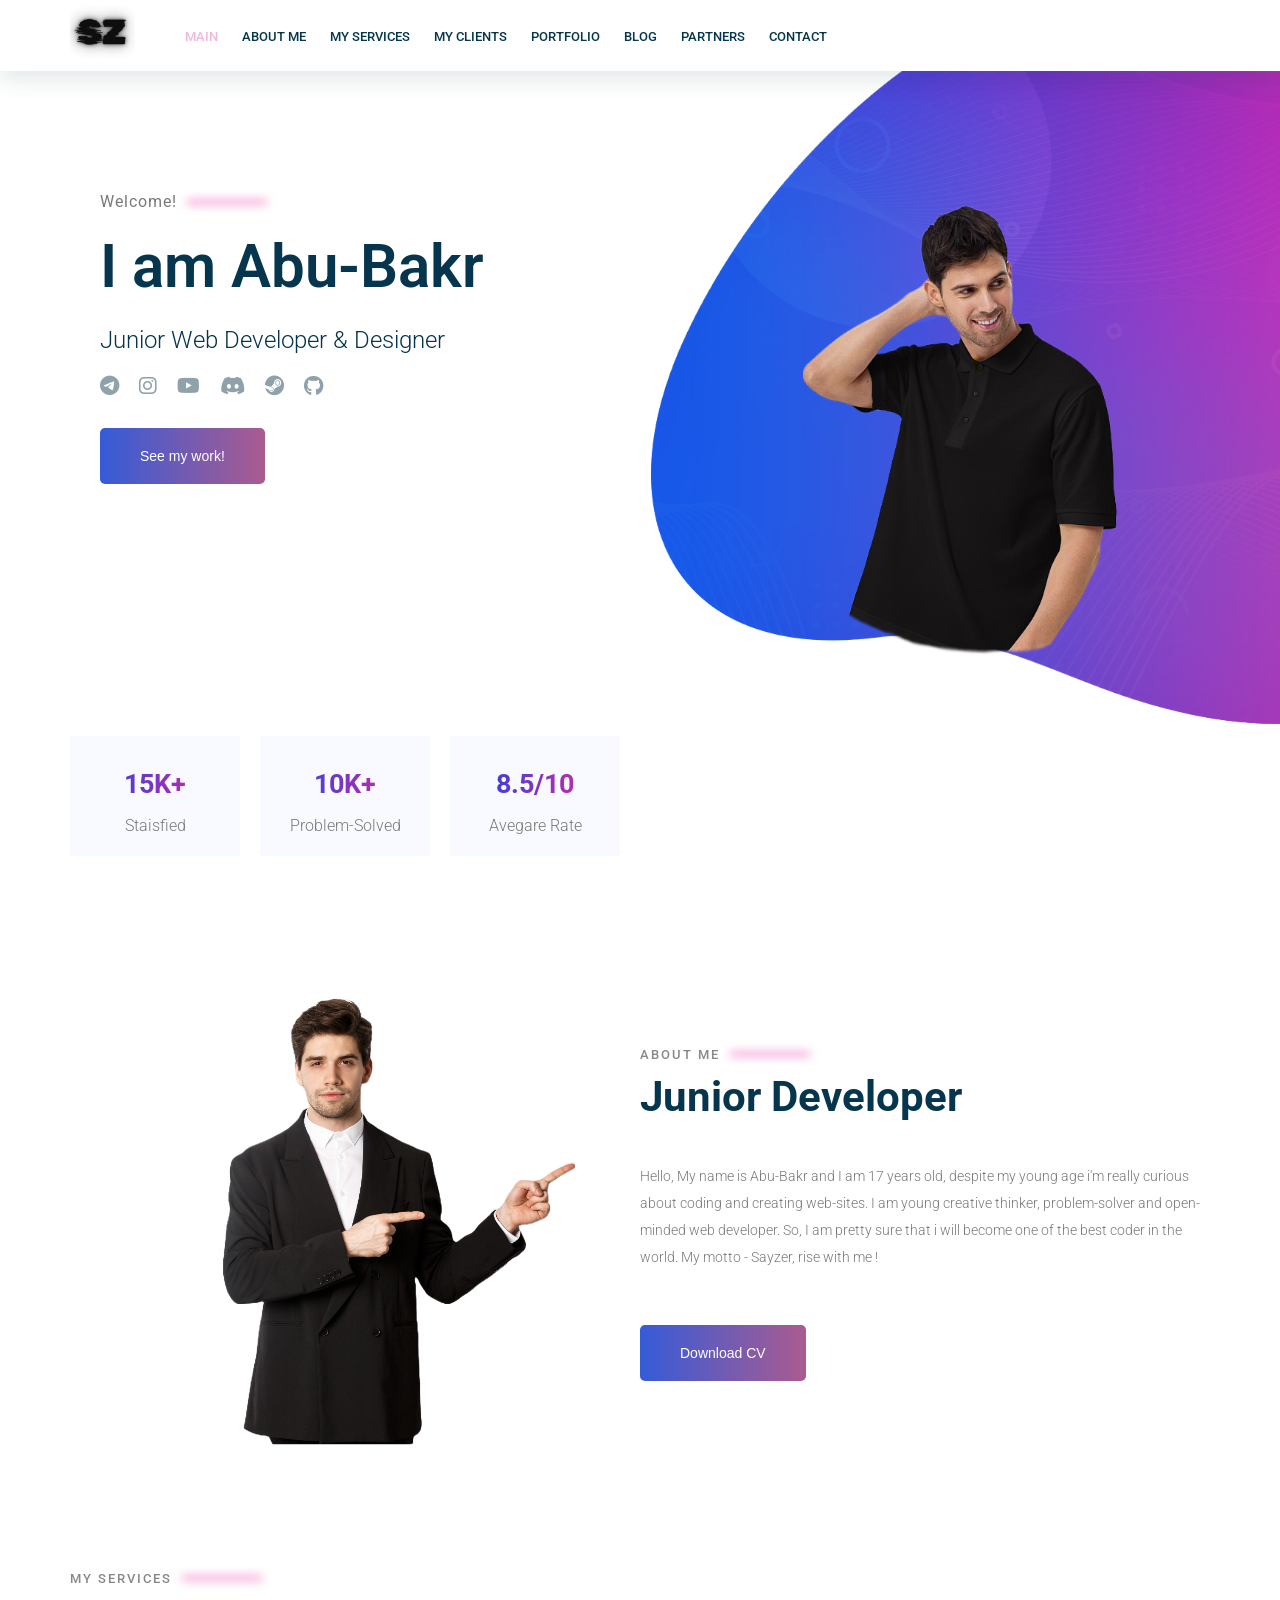
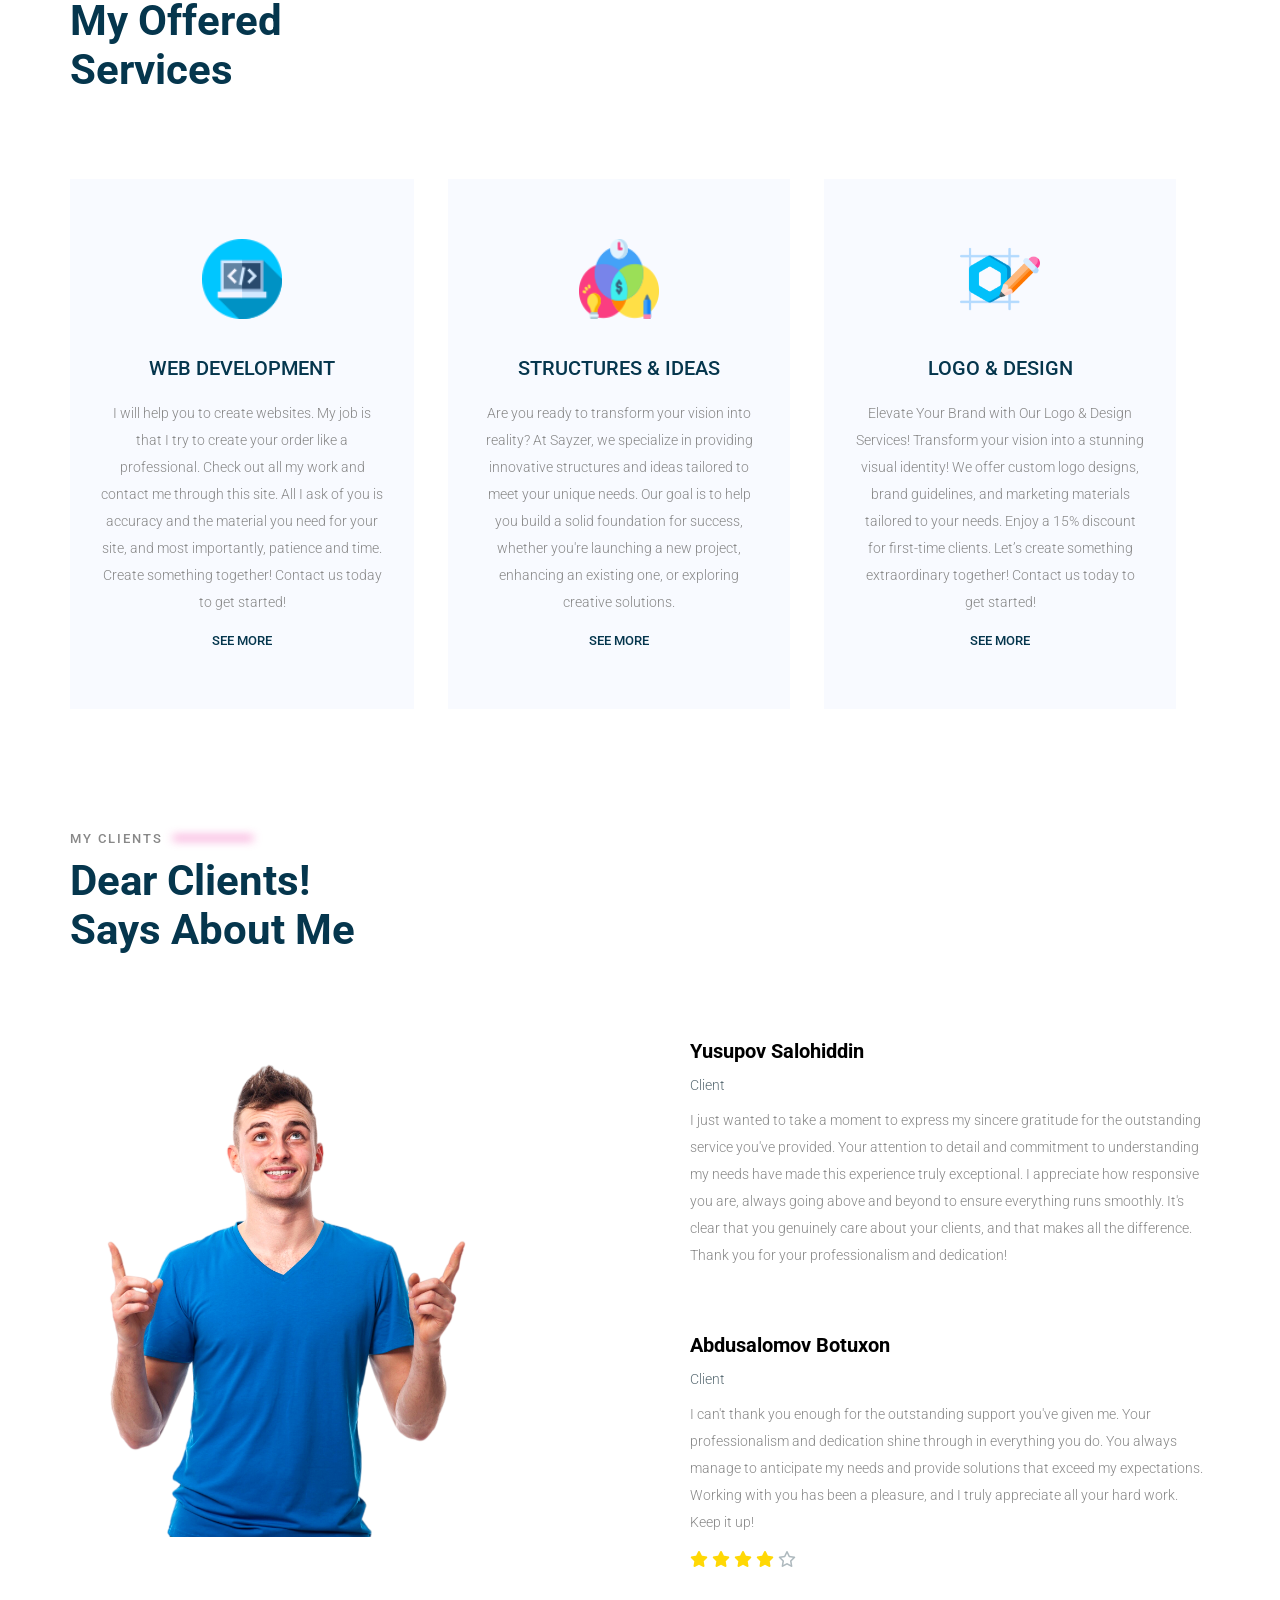
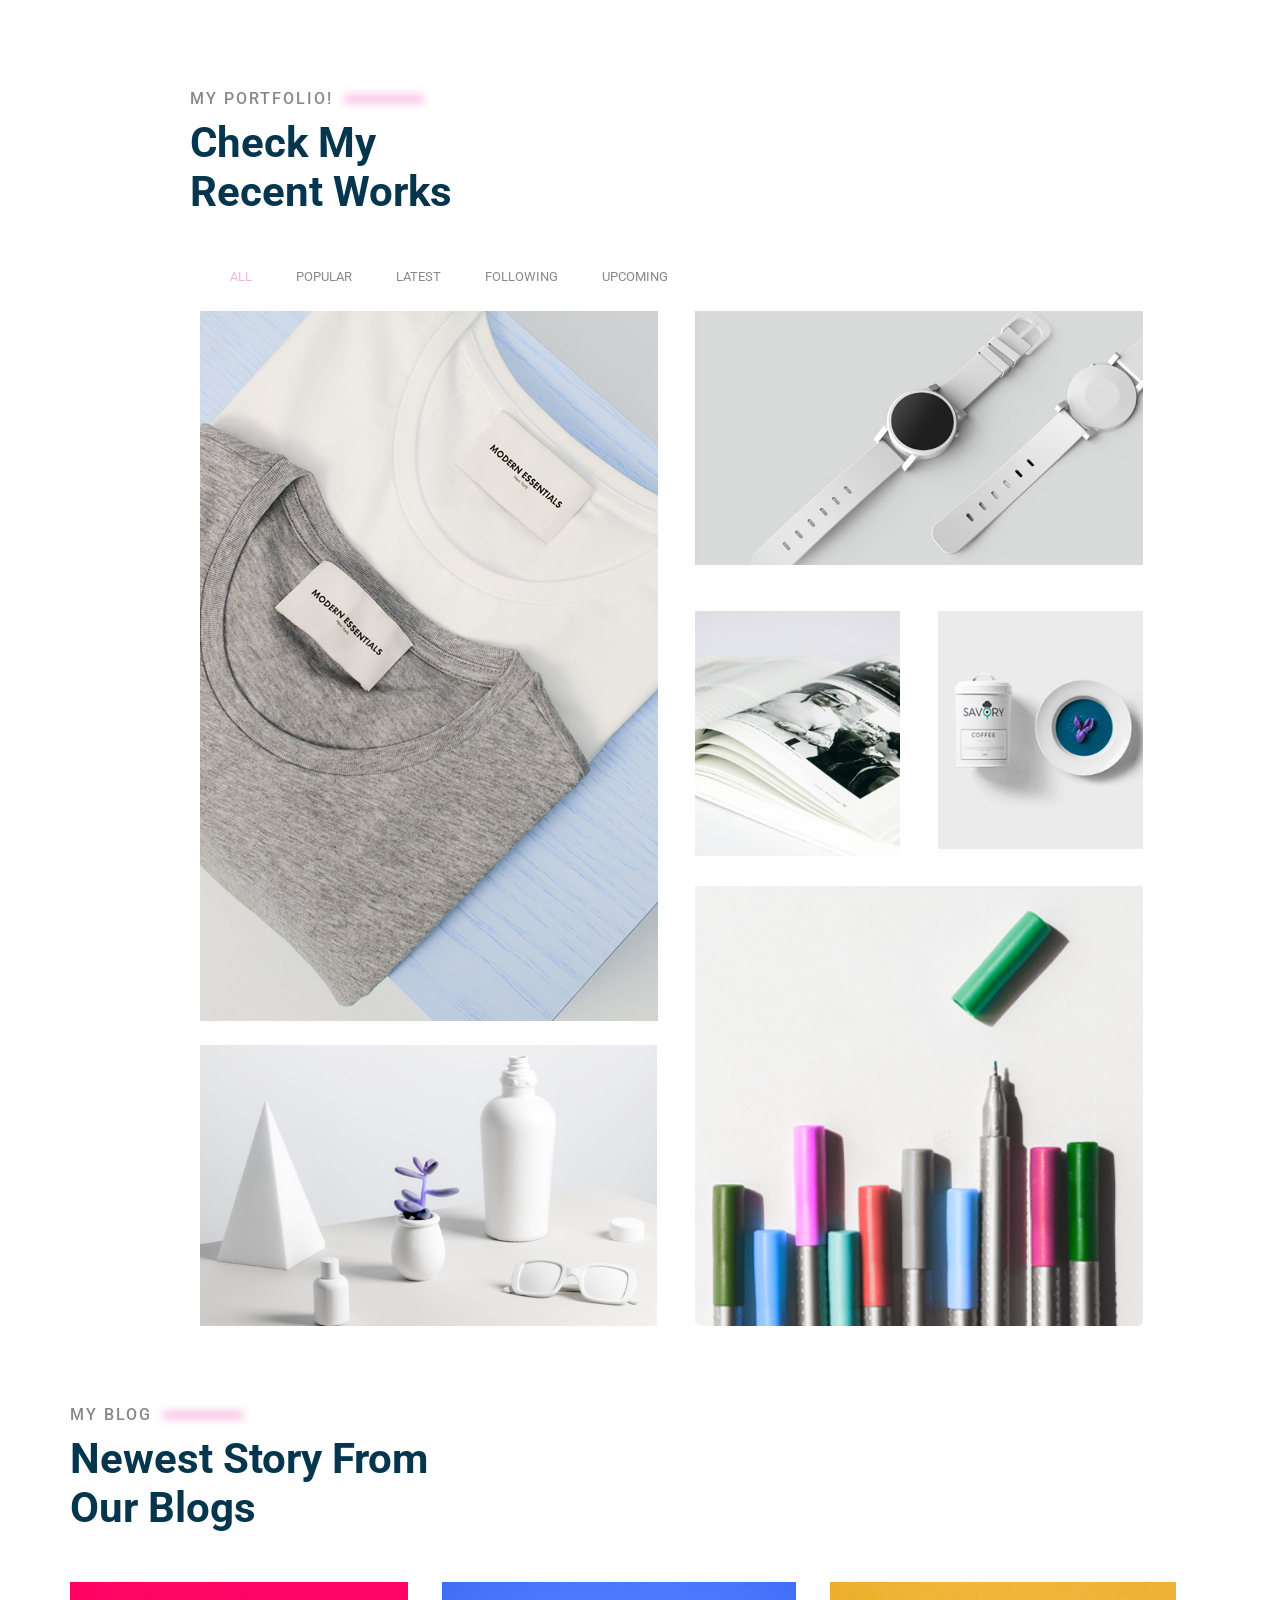
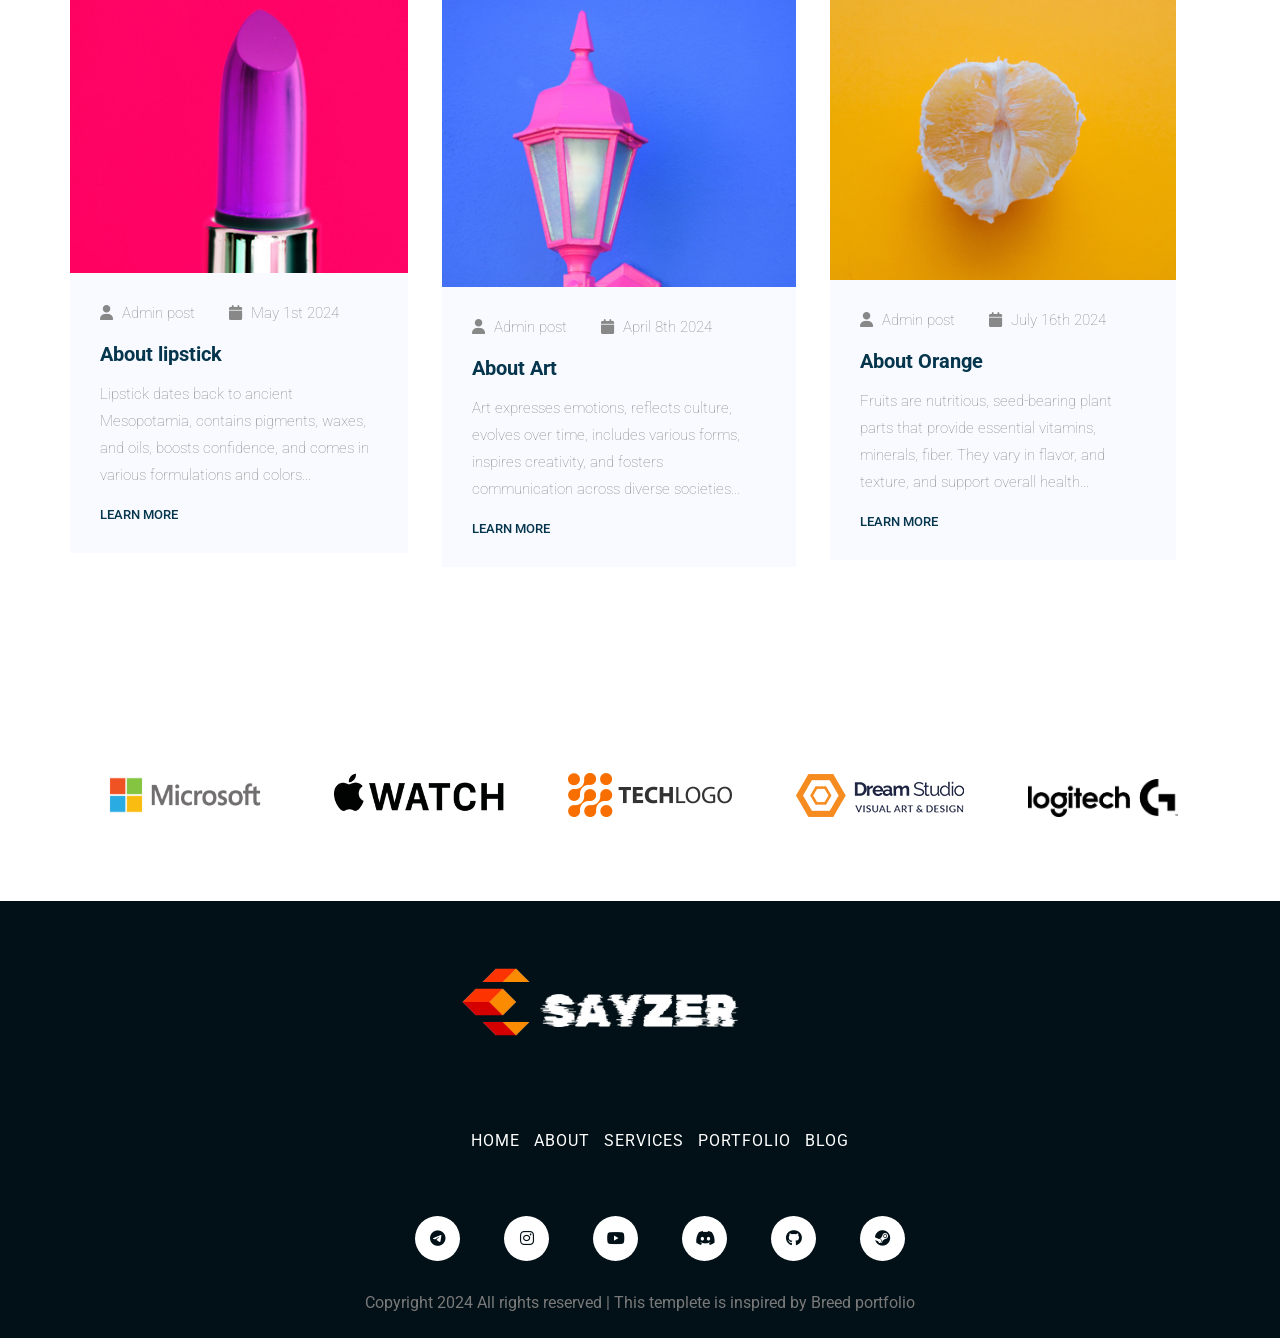
<file: index.html>
<!DOCTYPE html>
<html lang="en">
<head>
    <meta charset="UTF-8">
    <meta name="viewport" content="width=device-width, initial-scale=1.0">
    <title>Sayzer web creator</title>
    <link rel="preconnect" href="https://fonts.googleapis.com">
    <link rel="preconnect" href="https://fonts.gstatic.com" crossorigin>
    <link href="https://fonts.googleapis.com/css2?family=Roboto:ital,wght@0,100;0,300;0,400;0,500;0,700;0,900;1,100;1,300;1,400;1,500;1,700;1,900&display=swap" rel="stylesheet">
    <link rel="stylesheet" href="https://cdnjs.cloudflare.com/ajax/libs/font-awesome/6.6.0/css/all.min.css" integrity="sha512-Kc323vGBEqzTmouAECnVceyQqyqdsSiqLQISBL29aUW4U/M7pSPA/gEUZQqv1cwx4OnYxTxve5UMg5GT6L4JJg==" crossorigin="anonymous" referrerpolicy="no-referrer" />
    <link rel="stylesheet" href="./css/main.css">
    <link rel="stylesheet" href="./css/share.css">
    </head>

    <body>
        <!--Header part-->
        <header class="main_header">
        <div class="container">
            <div class="main_brand">
                <a href="index.html">
                    <img src="images/logo.png" alt="no found">
                </a>
            </div>
            <nav class="main_nav">
                <ul class="main_nav__items">
                    <li class="main_nav__item active">
                        <a href="index.html">Main</a>
                    </li>
                   <li class="main_nav__item">
                    <a href="#">About Me</a>
                   </li>
                   <li class="main_nav__item">
                    <a href="#my_services">My Services</a>
                   </li>
                   <li class="main_nav__item">
                    <a href="#my_clients">My clients</a>
                   </li>
                   <li class="main_nav__item">
                    <a href="#my_portfolio">Portfolio</a>
                   </li>
                   <li class="main_nav__item">
                    <a href="#my_blog">Blog</a>
                   </li>
                   <li class="main_nav__item">
                    <a href="#my_partners">Partners</a>
                   </li>
                   <li class="main_nav__item">
                        <a href="contact.html">Contact</a>
                   </li>
                </ul>
            </nav>
        </div>
        </header>
        <!--/Header part--> 

        <!--Main section-->
        <div class="banner">
            <div class="container">
                <section id="main-section" class="main-section">
                    <div class="main-section__info">
                        <h4 class="main-section__welcome to_uppercase"> Welcome!
                            <span class="blur_line"></span>
                        </h4>
    
                        <h1 class="main-section__intro to_uppercase">I am Abu-Bakr</h1>
                        <h3 class="main-section__position to_uppercase">Junior Web Developer & Designer</h3>
                        <div class="main-section__social-networks">
                            <a href="https://t.me/ES_Sayzer"><i class="fa-brands fa-telegram"></i></a> 
                            <a href="https://www.instagram.com/kamo1ov_kr/"><i class="fa-brands fa-instagram"></i></i></a> 
                            <a href="https://www.youtube.com/@sayzerpubgm3481"><i class="fa-brands fa-youtube"></i></a>
                            <a href="https://www.discord.com/sayzer7525/@me"><i class="fa-brands fa-discord"></i></a>
                            <a href="https://steamcommunity.com/profiles/76561199276044570/"><i class="fa-brands fa-steam"></i></i></a> 
                            <a href="https://github.com/SayzerPubgm"><i class="fa-brands fa-github"></i></i></i></a>
                        </div>

                        <button type="button" class="button main-section__button to_uppercase">See my work!</button>
                        
                    </div>
                    <div class="main-section__image">
                        <img src="images/model1.png" alt="No found 404">
                    </div>
                </section>
                <div class="clearfix"></div>
            </div>
            </div>
        </div>
        <!--/Main section--> 

        <!--Statistics-->
        <div class="container">
            <section id="statistics" class="statistics">
                <div class="statistics_item">
                    <h3 class="statistics_number">15K+</h3>
                    <p class="statistics_title">Staisfied</p>
                </div>  
                 <div class="statistics_item">
                    <h3 class="statistics_number">10K+</h3>
                    <p class="statistics_title">Problem-Solved</p>
                </div>   
                <div class="statistics_item">
                    <h3 class="statistics_number">8.5/10</h3>
                    <p class="statistics_title">Avegare Rate</p>
                </div>
            </section>

        </div>
        <!--/Statistics-->


        <!--about me section-->
          <div class="container">

            <section id="about_me" class="about_me">
                <div class="about_me-image">
                    <img src="images/model2.png" alt="No found">
                </div>
                    <div class="about_me-info">
                     <h5 class="section-subtitle">About Me
                        <span class="blur_line"></span>
                     </h5>
                     <h3 class="section-title">Junior Developer</h3>
                     <p class="about_me-description">Hello, My name is Abu-Bakr and I am 17 years old, despite my young age i'm really curious about coding and creating web-sites. I am young creative thinker, problem-solver and open-minded web developer. So, I am pretty sure that i will become one of the best coder in the world. My motto - Sayzer, rise with me !</p>
                     <button type="button" class="button about_me-button">Download CV</button>
                    </div>

                  

            </section>

           <section class="contact-button" >
            <div class="about_me-info"></div>
            <h5 class="section-subtitle">Contact with me
               <span class="blur_line"></span>
            </h5>
            <h3 class="section-title">WEB-Developer</h3>
            <p class="about_me-description">Hello, If you have any order or offer let me know, in order to contact with me please click the button and provide your details in the following page, you are in the right destination My motto - Sayzer, rise with me !</p>
            <button type="button" class="button about-contact-button" ><a class="about-contact-button" href="contact.html">Contact with me</a></button>
        </section>
           </div>
                <div class="clearfix"></div>

          </div>
        <!--/about me section--> 
        
        <!--services section-->
          <div class="container">
            <section id="my_services" class="my_services">
                <h5 class="section-subtitle"> My services <span class="blur_line"></span></h5>
                <h2 class="section-title">My offered <br> services</h2>
                <div class="services_cards">
 
                 <div class="service_card">
                     <img class="service_card_icon" src="images/service-3.png" alt="No found">
                     <h5 class="service_card_title">Web Development</h5>
                     <p class="service_card_description">I will help you to create websites. My job is that I try to create your order like a professional. Check out all my work and contact me through this site. All I ask of you is accuracy and the material you need for your site, and most importantly, patience and time. Create something together! Contact us today to get started!</p>
                     <a href="#" class="service_card_link">See more</a>
                 </div>
                   <div class="service_card server1">
                     <img class="service_card_icon" src="images/service-2.png" alt="No found">
                     <h5 class="service_card_title">Structures & Ideas</h5>
                     <p class="service_card_description">Are you ready to transform your vision into reality? At Sayzer, we specialize in providing innovative structures and ideas tailored to meet your unique needs. Our goal is to help you build a solid foundation for success, whether you're launching a new project, enhancing an existing one, or exploring creative solutions.</p>
                     <a href="#" class="service_card_link">See more</a>
                 </div>
                   <div class="service_card server2">
                     <img class="service_card_icon" src="images/icon_logo.png" alt="No found">
                     <h5 class="service_card_title">Logo & Design</h5>
                     <p class="service_card_description">Elevate Your Brand with Our Logo & Design Services! Transform your vision into a stunning visual identity! We offer custom logo designs, brand guidelines, and marketing materials tailored to your needs. Enjoy a 15% discount for first-time clients. Let’s create something extraordinary together! Contact us today to get started!</p>
                     <a href="#" class="service_card_link">See more</a>
                 </div>
                 
                </div>
             </section>
          </div>
        <!--/services section--> 

         <!--my clients section-->
           <div class="container">
            <section id="my_clients" class="my_clients">
                <h5 class="section-subtitle">My clients <span class="blur_line"></span></h5>
                <h1 class="section-title">Dear clients! <br>Says about me</h1>
                <div class="client_image">
                    <img src="images/model3.png" alt="No found">
                </div>
                <div class="client_items">
                    <div class="clent_item">

                        <div class="client_info">
                            <h3 class="client_name">
                                Yusupov Salohiddin
                            </h3>
                            <p class="client_position">Client</p>
                            <p class="client_review">I just wanted to take a moment to express my sincere gratitude for the outstanding service you've provided. Your attention to detail and commitment to understanding my needs have made this experience truly exceptional. I appreciate how responsive you are, always going above and beyond to ensure everything runs smoothly. It's clear that you genuinely care about your clients, and that makes all the difference. Thank you for your professionalism and dedication!</p>
                        </div>
                          <div class="client_info">
                            <h3 class="client_name">
                                Abdusalomov Botuxon
                            </h3>
                            <p class="client_position">Client</p>
                            <p class="client_review">I can't thank you enough for the outstanding support you've given me. Your professionalism and dedication shine through in everything you do. You always manage to anticipate my needs and provide solutions that exceed my expectations. Working with you has been a pleasure, and I truly appreciate all your hard work. Keep it up!</p>
                            <div class="client_rate">
                                <i class="fa-solid fa-star"></i>
                                <i class="fa-solid fa-star"></i>
                                <i class="fa-solid fa-star"></i>
                                <i class="fa-solid fa-star"></i>
                                <i class="fa-regular fa-star disabled"></i>
                            </div>
                        </div>
                       
                    </div>
                </div>
            </section>
            <div class="clearfix"></div>
           </div>
        <!--/my clients section--> 
        
        <!--my portfolio section-->
           <div class="container">
            <section id="my_portfolio" class="my_portfolio">
                <div class="section-subtitle">
                    My portfolio!
                    <span class="blur_line"></span>
                </div>
                
                <div class="section-title">Check my <br> recent works</div>
                <ul class="portfolio_search">
                    <li class="active">
                        All
                    </li>
                    <li>
                        Popular
                    </li>
                    <li>
                        Latest
                    </li>
                    <li>
                        Following
                    </li>
                    <li>
                        Upcoming
                    </li>
                </ul>
                <div class="portfolio_items">
                    <div class="portfolio_item p1">
                        <img src="images/portfolio-1.jpg" alt="No found" class="portfolio_item-img">
                        <div class="portfolio_overlay"></div>
                        <div class="portfolio_info">
                            <h4><a href="#">Portfolio item 1</a>
                            <p>
                                About my portfolio
                            </p>
                            </h4>

                        </div>
                    </div> 
                    <div class="portfolio_item p2">
                        <img src="images/portfolio-2.jpg" alt="No found" class="portfolio_item-img">
                        <div class="portfolio_overlay"></div>
                        <div class="portfolio_info">
                            <h4><a href="#">Portfolio item 1</a>
                            <p>
                                About my portfolio
                            </p>
                            </h4>
                        </div>
                    </div>

                    <div class="portfolio_item p3">
                        <img src="images/portfolio-3.jpg" alt="No found" class="portfolio_item-img">
                        <div class="portfolio_overlay"></div>
                        <div class="portfolio_info">
                            <h4><a href="#">Portfolio item 1</a>
                            <p>
                                About my portfolio
                            </p>
                            </h4>
                        </div>
                    </div>

                    <div class="portfolio_item p4">
                        <img src="images/portfolio-4.jpg" alt="No found" class="portfolio_item-img">
                        <div class="portfolio_overlay"></div>
                        <div class="portfolio_info">
                            <h4><a href="#">Portfolio item 1</a>
                            <p>
                                About my portfolio
                            </p>
                            </h4>
                        </div>
                    </div>

                    <div class="portfolio_item p5">
                        <img src="images/portfolio-5.jpg" alt="No found" class="portfolio_item-img">
                        <div class="portfolio_overlay"></div>
                        <div class="portfolio_info">
                            <h4><a href="#">Portfolio item 1</a>
                            <p>
                                About my portfolio
                            </p>
                            </h4>
                        </div>
                    </div>

                    <div class="portfolio_item p6">
                        <img src="images/portfolio-6.jpg" alt="No found" class="portfolio_item-img">
                        <div class="portfolio_overlay"></div>
                        <div class="portfolio_info">
                            <h4><a href="#">Portfolio item 1</a>
                            <p>
                                About my portfolio
                            </p>
                            </h4>
                            
                        </div>
                    </div>
                </div>
            </section>
           </div>
        <!--/my portfolio section--> 

        <!--my blog section-->
            <div class="container">
                <section id="my_blog" class="my_blog">
                    <div class="section-subtitle">
                        My blog
                        <span class="blur_line"></span>

                    </div>
                    <div class="section-title">
                        Newest Story from <br> our blogs
                    </div>
                    <div class="blog_items">
                        <div class="blog_item">
                            <div class="blog_image">
                                <img src="images/blog-3.jpg" alt="No found">
                            </div>
                            <div class="blog_info">
                                <div class="blog_info_main">
                                    <span class="blog_item_author"> <i class="fa fa-user"></i> Admin post</span>
                                    <span class="blog_item_date"> <i class="fa fa-calendar"></i> May 1st 2024</span>
                                </div>
                                <h5 class="blog_title">About lipstick</h5>
                                <p class="blog_description">Lipstick dates back to ancient Mesopotamia, contains pigments, waxes, and oils, boosts confidence, and comes in various formulations and colors...</p>
                                <a class="blog_link">Learn more</a>
                            </div>
                    </div>
                        <div class="blog_item">
                            <div class="blog_image">
                                <img src="images/blog-1.jpg" alt="No found">
                            </div>
                            <div class="blog_info">
                                <div class="blog_info_main">
                                    <span class="blog_item_author"> <i class="fa fa-user"></i> Admin post</span>
                                    <span class="blog_item_date"> <i class="fa fa-calendar"></i> April 8th 2024</span>
                                </div>
                                <h5 class="blog_title">About Art</h5>
                                <p class="blog_description">Art expresses emotions, reflects culture, evolves over time, includes various forms, inspires creativity, and fosters communication across diverse societies...</p>
                                <a class="blog_link">Learn more</a>
                            </div>
                    </div>
                        <div class="blog_item">
                            <div class="blog_image">
                                <img src="images/blog-2.jpg" alt="No found">
                            </div>
                            <div class="blog_info">
                                <div class="blog_info_main">
                                    <span class="blog_item_author"> <i class="fa fa-user"></i> Admin post</span>
                                    <span class="blog_item_date"> <i class="fa fa-calendar"></i> July 16th 2024</span>
                                </div>
                                <h5 class="blog_title">About Orange</h5>
                                <p class="blog_description">Fruits are nutritious, seed-bearing plant parts that provide essential vitamins, minerals, fiber. They vary in flavor, and texture, and support overall health...</p>
                                <a class="blog_link">Learn more</a>
                            </div>
                    </div>
                </section>
            </div>
        <!--/my blog section-->

        <!--my partners section-->
            <div class="container">
                <section id="my_partners" class="my_partners">
                    <div class="partner">
                        <img src="images/part-1.png" alt="No found " class="pa1">
                    </div> 
                    <div class="partner">
                        <img src="images/part-2.png" alt="No found" class="pa2">
                    </div>
                    <div class="partner">
                        <img src="images/part-3.png" alt="No found">
                    </div>
                    <div class="partner">
                        <img src="images/part-4.png" alt="No found">
                    </div>
                    <div class="partner">
                        <img src="images/part-5.png" alt="No found" class="pa3">
                    </div>
                </section>
            </div>
        <!--/my partners section-->

        <!-- Footer section-->
            <footer class="footer">       
                <div class="container footer__container">
                    <div class="footer_img">
                        <img class="file" src="images/file.png" alt="No found">
                        <img class="footer_logo" src="images/logo_foot.png" alt="No found">
                    </div>
            <nav class="footer_nav">
                <ul class="footer_nav_items">
                    <li class="footer_nav_item">
                        <a href="#">Home</a>
                    </li>
                   <li class="footer_nav_item">
                    <a href="#">About</a>
                   </li>
                   <li class="footer_nav_item">
                    <a href="#">Services</a>
                   </li>
                   <li class="footer_nav_item">
                    <a href="#">Portfolio</a>
                   </li>
                   <li class="footer_nav_item">
                    <a href="#">Blog</a>
                   </li>
                </ul>
            </nav>
                 <ul class="footer_socials">
                    <li class="footer_social">
                        <a href="#">
                            <i class="fab fa-telegram"></i>
                        </a>
                    </li>
                 </ul>
                 
                 <ul class="footer_socials">
                    <li class="footer_social">
                        <a href="#">
                            <i class="fab fa-instagram"></i>
                        </a>
                    </li>
                 </ul>
                 <ul class="footer_socials">
                    <li class="footer_social">
                        <a href="#">
                            <i class="fab fa-youtube"></i>
                        </a>
                    </li>
                 </ul>
                 
                 <ul class="footer_socials">
                    <li class="footer_social">
                        <a href="#">
                            <i class="fab fa-discord"></i>
                        </a>
                    </li>
                 </ul>
                 <ul class="footer_socials">
                    <li class="footer_social">
                        <a href="#">
                            <i class="fab fa-github"></i>
                        </a>
                    </li>
                 </ul>
                 
                 <ul class="footer_socials " >
                    <li class="footer_social queue ">
                        <a href="#">
                            <i class="fab fa-steam "></i>
                        </a>
                    </li>
                 </ul>
                 <p class="footer_text">Copyright 2024 All rights reserved | This templete is inspired by Breed portfolio </p>
            </div>
        </footer>
        <!--/Footer section-->


    </body>


    </html>
</file>
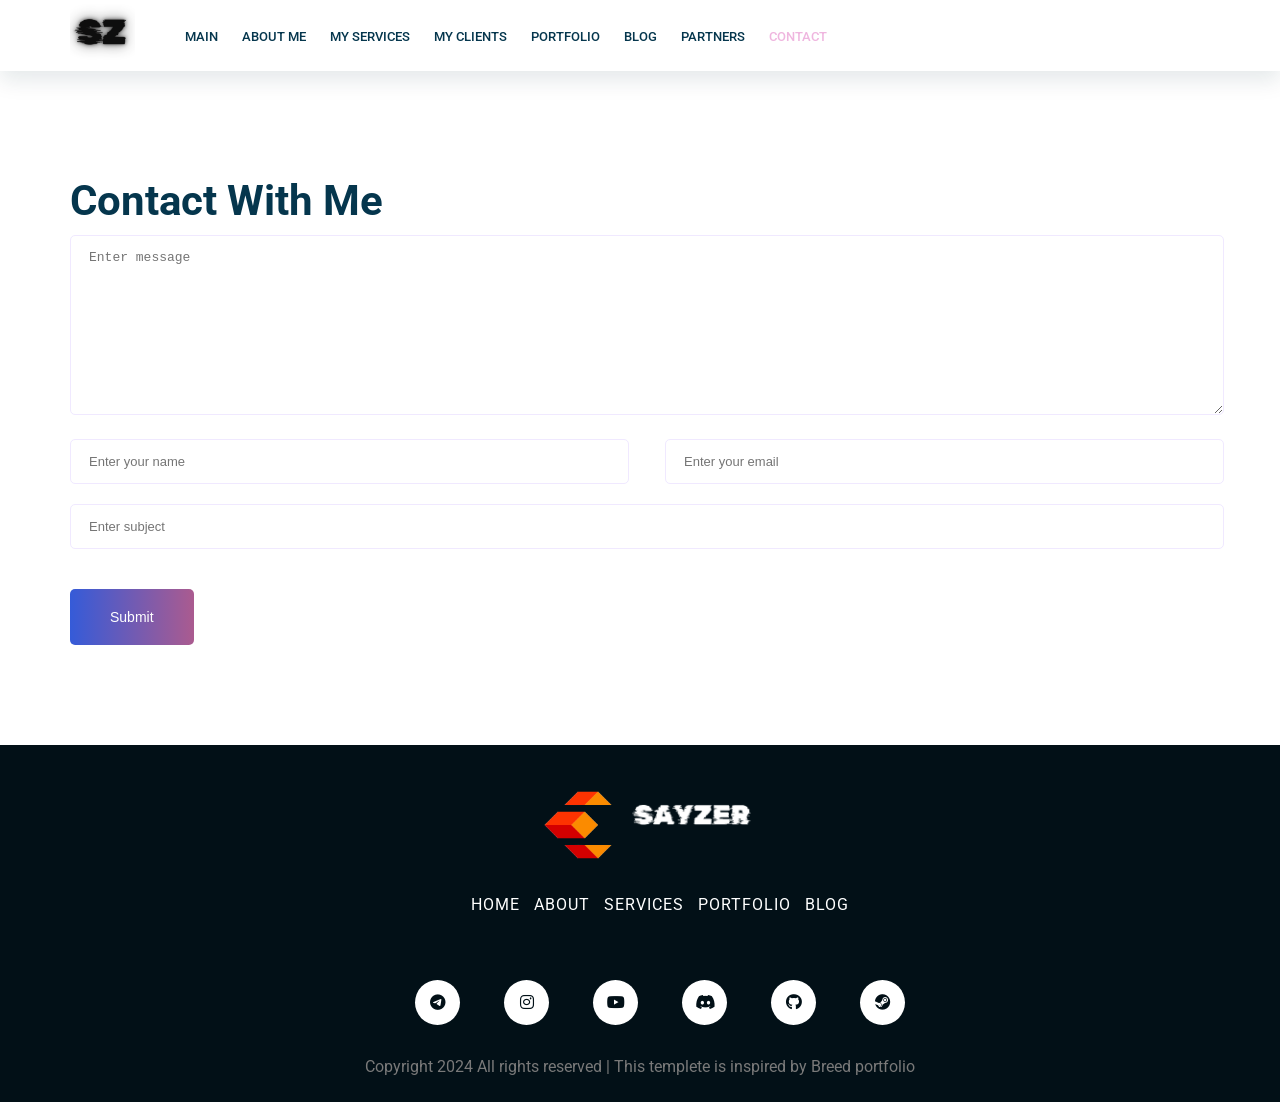
<file: contact.html>
<!DOCTYPE html>
<html lang="en">
<head>
    <meta charset="UTF-8">
    <meta name="viewport" content="width=device-width, initial-scale=1.0">
    <title>Contact page</title>
    <link rel="preconnect" href="https://fonts.googleapis.com">
    <link rel="preconnect" href="https://fonts.gstatic.com" crossorigin>
    <link href="https://fonts.googleapis.com/css2?family=Roboto:ital,wght@0,100;0,300;0,400;0,500;0,700;0,900;1,100;1,300;1,400;1,500;1,700;1,900&display=swap" rel="stylesheet">
    <link rel="stylesheet" href="https://cdnjs.cloudflare.com/ajax/libs/font-awesome/6.6.0/css/all.min.css" integrity="sha512-Kc323vGBEqzTmouAECnVceyQqyqdsSiqLQISBL29aUW4U/M7pSPA/gEUZQqv1cwx4OnYxTxve5UMg5GT6L4JJg==" crossorigin="anonymous" referrerpolicy="no-referrer" />
    <link rel="stylesheet" href="./css/share.css">
    <link rel="stylesheet" href="css/contact.css">
    </head>

    <body>
        <!--Header part-->
        <header class="main_header">
        <div class="container">
            <div class="main_brand">
                <a href="index.html">
                    <img src="images/logo.png" alt="no found">
                </a>
            </div>
            <nav class="main_nav">
                <ul class="main_nav__items">
                    <li class="main_nav__item ">
                        <a href="index.html">Main</a>
                    </li>
                   <li class="main_nav__item">
                    <a href="#">About Me</a>
                   </li>
                   <li class="main_nav__item">
                    <a href="#">My Services</a>
                   </li>
                   <li class="main_nav__item">
                    <a href="#">My clients</a>
                   </li>
                   <li class="main_nav__item">
                    <a href="#">Portfolio</a>
                   </li>
                   <li class="main_nav__item">
                    <a href="#">Blog</a>
                   </li>
                   <li class="main_nav__item">
                    <a href="#">Partners</a>
                   </li>
                   <li class="main_nav__item active">
                    <a href="contact.html">Contact</a>
               </li>
                </ul>
            </nav>
        </div>
        </header>
        <!--/Header part-->     

        <!-- Contact part -->
        <div class="container">

            <section class="back-button">
                <button type="button" class="button back-to-main" ><a class="back-to-main" href="index.html">Back to main</a></button>

            </section>

            <section class="contact">
                <div class="section-title">Contact with me</div>
                <form action="/server.php" method="get">
                    <textarea rows = "10" placeholder="Enter message" name="message"></textarea>
                    <div class="half-side contact_name"><input type="text" placeholder="Enter your name" name="fisrt name"></div>
                    <div class="half-side contact_email"><input type="email" placeholder="Enter your email" name="email"></div>
                    <input type="text" placeholder="Enter subject" name="subject">
                    <button class="button contact_button" type="submit">Submit</button>

                </form>
            </section>

           
        </div>

        <!-- /Contact part -->

        <!-- Footer section-->
        <footer class="footer">
                <div class="container footer__container">
                <div class=" contact_img">
                    <img class="file" src="images/file.png" alt="No found">
                    <img src="images/logo_foot.png" alt="No found">
                </div>
        <nav class="footer_nav">
            <ul class="footer_nav_items">
                <li class="footer_nav_item">
                    <a href="#">Home</a>
                </li>
               <li class="footer_nav_item">
                <a href="#">About</a>
               </li>
               <li class="footer_nav_item">
                <a href="#">Services</a>
               </li>
               <li class="footer_nav_item">
                <a href="#">Portfolio</a>
               </li>
               <li class="footer_nav_item">
                <a href="#">Blog</a>
               </li>
            </ul>
        </nav>
             <ul class="footer_socials">
                <li class="footer_social">
                    <a href="#">
                        <i class="fab fa-telegram"></i>
                    </a>
                </li>
             </ul>
             
             <ul class="footer_socials">
                <li class="footer_social">
                    <a href="#">
                        <i class="fab fa-instagram"></i>
                    </a>
                </li>
             </ul>
             <ul class="footer_socials">
                <li class="footer_social">
                    <a href="#">
                        <i class="fab fa-youtube"></i>
                    </a>
                </li>
             </ul>
             
             <ul class="footer_socials">
                <li class="footer_social">
                    <a href="#">
                        <i class="fab fa-discord"></i>
                    </a>
                </li>
             </ul>
             <ul class="footer_socials">
                <li class="footer_social">
                    <a href="#">
                        <i class="fab fa-github"></i>
                    </a>
                </li>
             </ul>
             
             <ul class="footer_socials " id="extra">
                <li class="footer_social queue ">
                    <a href="#">
                        <i class="fab fa-steam "></i>
                    </a>
                </li>
             </ul>
             <p class="footer_text footer_text-contact">Copyright 2024 All rights reserved | This templete is inspired by Breed portfolio </p>
            </div>
            </footer>
    <!--/Footer section-->


    </body>


    </html>
</file>
<file: css/main.css>
body {
    margin: 0;
}

/*Main section*/

.banner{
    background: url(../images/banner.png) no-repeat top center;
    background-position: center;
    background-size: cover;
    height: 655px;
}
  
.main-section {
    font-family: -apple-system, BlinkMacSystemFont, "Segoe UI", Roboto, "Helvetica Neue", Arial, sans-serif, "Apple Color Emoji", "Segoe UI Emoji", "Segoe UI Symbol", "Noto Color Emoji";
    padding: 6.25rem 1.875rem;
    display: flex;
    justify-content: space-between;
}

.main-section__image {
    text-align: right;
}

.main-section__image img{
    width: 400px;
}


.main-section__welcome {
    font-size: 1rem;
    font-weight: 400;
    margin-bottom: 1.25rem;
    letter-spacing: 1px;
    color: #797979;
}
.main-section__intro {
    
    margin-top: 1.25rem;
    font-size: 3.75rem;
    font-weight: 600;
    margin-bottom: 1.25rem;
    color: #05364E;
}

.main-section__social-networks a {
    color: #8FA1AA;
    font-size: 1.25rem;
    display: inline-block;
    cursor: pointer;
    margin-right: 1rem;
}

.main-section__social-networks a:hover i {
    color: #05364d;
}

.main-section__position {
    color: #05364E;
    font-size: 1.5rem;
    margin-bottom: 1.25rem;
    font-weight: 300;
}
.main-section__button {
    margin-top: 1.875rem;
    text-decoration: none;
    color: white;
   

} 
/*statistics section*/
.statistics {
    display: flex;
    font-family: -apple-system, BlinkMacSystemFont, "Segoe UI", Roboto, "Helvetica Neue", Arial, sans-serif, "Apple Color Emoji", "Segoe UI Emoji", "Segoe UI Symbol", "Noto Color Emoji";
    padding-top: 0.625rem;
}

.statistics_item {

    background-color: #F8FAFF;
    text-align: center;
    padding: 0.32rem 0.625rem;
    margin-right: 1.25rem;
    cursor: pointer;
    width: 150px;

}

.statistics_number {
    background: linear-gradient(90deg, #1345e6 0%, #ed239f 100%);
    font-size: 1.6875rem;
    margin-bottom: 0.3125rem;
    color: #05364d;
    -webkit-background-clip: text;
    -webkit-text-fill-color: transparent;

}

.statistics_title {
    font-size: 1rem;
    color: #797979;
    font-weight: 300;
}

/*about me section*/
.about_me {
    font-family: -apple-system, BlinkMacSystemFont, "Segoe UI", Roboto, "Helvetica Neue", Arial, sans-serif, "Apple Color Emoji", "Segoe UI Emoji", "Segoe UI Symbol", "Noto Color Emoji";
    padding: 6.25rem 0;
    display: flex;
    align-items: center;

}
.about_me > div {
    flex: 1;
}
.about_me-image img {
    width: 100%;
}
.about_me-description {
    font-size: 0.875rem;
    font-weight: 300;
    color: #797979;
    line-height: 1.6875rem; 
}
.about_me-button {
    margin-top: 2.5rem;
}

.about-contact-button {
    text-decoration: none;
    color: white;
}

.contact-button {
    display: none;
    margin-top: 30px;
    font-family: -apple-system, BlinkMacSystemFont, "Segoe UI", Roboto, "Helvetica Neue", Arial, sans-serif, "Apple Color Emoji", "Segoe UI Emoji", "Segoe UI Symbol", "Noto Color Emoji";
}

/*my services*/
.services {
    margin-top: 180px;
    font-family: -apple-system, BlinkMacSystemFont, "Segoe UI", Roboto, "Helvetica Neue", Arial, sans-serif, "Apple Color Emoji", "Segoe UI Emoji", "Segoe UI Symbol", "Noto Color Emoji";

}

.services_cards {
    display: flex;
    justify-content: space-between;
}


.service_card {
    transition: all 0.5s ease 0s;
    font-family: -apple-system, BlinkMacSystemFont, "Segoe UI", Roboto, "Helvetica Neue", Arial, sans-serif, "Apple Color Emoji", "Segoe UI Emoji", "Segoe UI Symbol", "Noto Color Emoji";
    margin-top: 3.125rem;
    padding: 3.75rem 1.875rem;
    background-color: #F8FAFF;
    margin-right: 3%;
    text-align: center;
    box-sizing: border-box;
    cursor: pointer;
}
.service_card_title {
    color: #05364d;
    font-size: 1.25rem;
    font-weight: 500;
    margin-bottom: 1.25rem;
    text-transform: uppercase;

}

.service_card_description {
    line-height: 1.6875rem;
    font-weight: 300;
    font-size: 0.875rem;
    color: #888;

}

.service_card_link{
    font-size: 0.8125rem;
    font-weight: 500;
    text-transform: uppercase;
    color: #05364d;
    text-decoration: none;
}

.service_card:hover {
    background-color: #5f30ff;
}
.service_card:hover .service_card_title, 
.service_card:hover .service_card_description, 
.service_card:hover .service_card_link {
    color: white;
}
.service_card img{
    width: 80px;
    height: 80px;
}

/*my clients*/

.my_clients {
    font-family: -apple-system, BlinkMacSystemFont, "Segoe UI", Roboto, "Helvetica Neue", Arial, sans-serif, "Apple Color Emoji", "Segoe UI Emoji", "Segoe UI Symbol", "Noto Color Emoji";
    padding: 6.25rem 0;

}
.my_clients > div {
    width: 50%;
    float: left;
    box-sizing: border-box;
}
.client_image img {
    width: 75%;
    filter: contrast(1.1);
}

.client_info {
    padding-top: 1.875rem ;
    padding-left: 3.125rem;
}

.client_name {
    font-size: 1.25rem;
    margin-bottom: 0.25rem;
}

.client_position {
    font-size: 0.875rem;
    font-weight: 300;
    color: #5b6d75;
}

.client_review {
    font-size: 0.875rem;
    font-weight: 300;
    line-height: 27px;
    color: #888;
}
.client_rate {
    color: #FFD805;
}

.client_rate .disabled {
    color: #AEB9BE;
}

/* my portfolio */

.my_portfolio {
    font-family: -apple-system, BlinkMacSystemFont, "Segoe UI", Roboto, "Helvetica Neue", Arial, sans-serif, "Apple Color Emoji", "Segoe UI Emoji", "Segoe UI Symbol", "Noto Color Emoji";
    padding: 120px ;

}

.portfolio_search {  
    
    color: #888;
    list-style: none;
    margin-top: 3.125rem;

}

.portfolio_search li {
    
    display: inline-block;
    padding-left: 0;
    margin-right: 2.5rem;
    font-size: 0.8125rem;
    font-weight: 400;
    text-transform: uppercase;
    cursor: pointer;

}

.portfolio_search li:hover {
    transition: all 0.4s ease-out 0s;

    color: #efb6df;
}

.portfolio_search li.active {
    color: #efb6df ;
}

.portfolio_items {
    
    box-sizing: border-box;
    position: relative;
}

.portfolio_item {
    box-sizing: border-box;
    display: inline-block;
    position: relative;
    padding: 10px;
}


.p2 {
    width: 52%;
    left: 55%;
    position: absolute;
    right: 0;
    top: 0;
}
.p3 {
    width: 25%;
    left: 55%;
    position: absolute;
    top: 300px;
    right: 0;

}
.p4 {
    left: 82%;
    width: 25%;
    position: absolute;
    top: 300px;
    right: 0;


}

.p5 {
    width: 53%;
    display:block;
    position: absolute;
}
.p6 {
    width: 52%;
    top: 575px;
    left: 55%;
    right: 0;
    position: absolute;


}

.portfolio_item img {
    width: 100%;
    filter: hue-rotate(180deg);

}


.portfolio_overlay {
    transition: all 0.4s ease 0s;
    height: 100%;
    width: 100%;
    position: absolute;
    top: 15px;
    left: 20px;
    z-index: 1;

}

.portfolio_info {
    transition: all 0.4s ease 0s;
    opacity: 0;
    position: absolute;
    bottom: 2.75rem;
    left: 5rem;
    color: white;
    visibility: hidden;
    z-index: 1;


}

.portfolio_info a {
    color: white;
    text-decoration: none;
}

.portfolio_item:hover .portfolio_overlay {
    background: rgba(102, 91, 255, 0.9);
    visibility: visible;
    top: 1.875rem;
    left: 1.5625rem;
    filter: blur(5px);
}

.portfolio_item:hover .portfolio_info {
    visibility: visible;
    bottom: 1.5625rem;
    left: 3.75rem;
    opacity: 1;
}

/*My blog*/

.my_blog {
    margin-top: 200px;
    font-family: -apple-system, BlinkMacSystemFont, "Segoe UI", Roboto, "Helvetica Neue", Arial, sans-serif, "Apple Color Emoji", "Segoe UI Emoji", "Segoe UI Symbol", "Noto Color Emoji";
    padding-top: 3.125rem;
}

.blog_items {
    display: flex;
    justify-content: space-between;
    margin-top: 3.125rem;
}

.blog_item {
    overflow: hidden;
    margin-right: 3%;
    box-sizing: border-box;
}

.blog_item:hover {
    box-shadow: 0px 10px 20px rgba(4, 45, 65, 0.1);
}

.blog_item:hover .blog_image img {
    transform: scale(1.1);
}

.blog_image {
    overflow: hidden;
}

.blog_item:hover .blog_info {
    background-color: white;
}

.blog_image img {
    width: 100% ;
    vertical-align: middle;
    transition: all 0.4s ease 0s;
}

.blog_info {
    background-color: #F8FAFF;
    padding: 1.875rem;
    color: #888;

}

.blog_info_main span{
    font-size: 0.9375rem;
    margin-right: 1.875rem;
    cursor: pointer;
    font-weight: lighter;

}

.blog_info i {
    margin-right: 0.3125rem;
    cursor: pointer;
}

.blog_title {
    font-size: 1.25rem;
    margin-top: 1.25rem;
    margin-bottom: 0.9375rem;
    color: #05364d;
    font-weight: 700;

}

.blog_description {
    line-height: 1.6875rem;
    font-size: 0.9375rem;
    font-weight: lighter;
}

.blog_link {
    cursor: pointer;
    font-size: 0.8125rem;
    font-weight: 500;
    text-transform: uppercase;
    color: #05364d;
}

.blog_link:hover {
    color: #ed239f;
}

/*my partners*/

.my_partners {
    padding-top: 4.375rem;

}

.partner {
    position: relative;
    display: inline-block;
    padding: 0 1.875rem;
}

.pa1 {
    position: relative;
    top: 4.25rem;
    width: 170px;
    height: 180px;
}
.pa2 {
    position: relative;
    top: 3.75rem;
    width: 170px;
    height: 170px;
}
.pa3 {
    width: 150px;
    height: 40%;
}

            /*FOR TABLETS*/

@media only screen and (max-width: 991px) {

    /*Main*/
    
    .main-section__image {
        display: none;
    }

    
    .main-section > div {
        width: 100%;
    }

    /*statistics*/

    .statistics{
        padding-top: 1rem;
        text-align: center;
        justify-content: center;
    }

    /*about me*/

    .contact-button {
        display: inline-block;
    }

    .about_me {
        padding: 1.5rem 0 ;
    }
    
    .about_me > div {
        width: 100%;
    }
    

    /*services*/

    .services{
        padding: 1.5rem 0;
    }

    .service_card {
        justify-content: center;
        width: 45%;
        margin-bottom: 20px;
    }

    /*clients*/

    .my_clients > div {
        width: 100%;
        float: none;
    }

    .my_clients{
        padding: 1.5rem 0;
    }

    .client_image img {
        display: none;
    }

    /*portfolio*/
    .p1 {
        width: 53%;
    }

    .p3, .p4 {
        top: 210px;
    }
    
    
    
    .p6 {
        top: 405px;
    }
    
    /*blog*/

    .my_blog {
        justify-content: center;

        padding: 1.5rem 0;
    }

    .blog_item {
        width: 45%;
        margin-bottom: 20px;
    }

    /*partners*/

    .my_partners{
        padding: 1.5rem 0;
    }

    .partner {
        display: none;
    }




}

            /*FOR MOBILE*/


@media only screen and (max-width: 767px) {
    /*Main*/
    .banner {
        background: none;
        min-height: auto;
    }

    .main-section__button {
        display: none;
    }

    .main-section__intro {
        font-size: 3rem;
    }

    /*statistics*/

    .statistics {
        flex-direction: column;
    }

    .statistics_item {
        margin-bottom: 10px;
        width: 100%;
        margin-right: 0;
        box-sizing: border-box;
    }

    /*about me*/

    
    .about_me-image {
        display: none;
    }


    /*services*/
   
    .service_card{
        flex-basis: 100%;
        margin-right: 0;
        margin-bottom: 20px;
    }
    .server1, .server2 {
        display: none;
    }

    
    /*portfolio*/
    .my_portfolio {
        padding: 1.5rem 0;
    }

    .portfolio_item {
        width: 100%;
    }

    .portfolio_overlay, .portfolio_info {
        display: none;
    }
    .p1 {
        width: 50%;
    }


    .p1{
        width: 100%;
        position: static;
    }

    .p2,.p3,.p5,.p4,.p6 {
        display: none;
    }


    /*blog*/
    .blog_items {
        flex-wrap: wrap;
    }

    .blog_item {
        flex-basis: 100%;
        margin-right: 0;
        margin-bottom: 20px;
    }
    
    /*partners*/

    .partner {
        display: none;
    }

    
    
}
</file>
<file: css/share.css>
html {
    scroll-behavior: smooth;
}

a {
     transition: all 0.5s ease-out;
}

.container {
    width: 1140px;
    margin: 0 auto;
}

.clearfix {
    clear: both;
}
.blur_line {
    display: inline-block;
    position: relative;
    top: -3px;
    margin-left: 0.3125rem;
    width: 80px;
    height: 4px;
    background-color: rgba(237, 35, 159, 0.6);
    filter: blur(5px);
}
.section-subtitle {
    font-family: -apple-system, BlinkMacSystemFont, "Segoe UI", Roboto, "Helvetica Neue", Arial, sans-serif, "Apple Color Emoji", "Segoe UI Emoji", "Segoe UI Symbol", "Noto Color Emoji";
    letter-spacing: 2px;
    font-weight: 500;
    color: #888;
    margin-bottom: 0.625rem;
    text-transform: uppercase;
}


.section-title {
    font-family: -apple-system, BlinkMacSystemFont, "Segoe UI", Roboto, "Helvetica Neue", Arial, sans-serif, "Apple Color Emoji", "Segoe UI Emoji", "Segoe UI Symbol", "Noto Color Emoji";
    margin-top: 0.32rem;
    font-size: 2.625rem;
    text-transform: capitalize;
    font-weight: 700;
    color: #05364d;
}
.button {
    border: none;
    background: linear-gradient(to right, #355bd8 0%, #ad5b8e 51%, #355bd8 100%);
    color: white;
    background-size: 200% auto;
    font-weight: 500;
    padding: 1.25rem 2.5rem;
    font-size: 0.875rem;
    cursor: pointer;
    border-radius: 5px ;
    transition: all 0.4s ease-out;

}

/*Header part*/

.main_header {
    font-family: -apple-system, BlinkMacSystemFont, "Segoe UI", Roboto, "Helvetica Neue", Arial, sans-serif, "Apple Color Emoji", "Segoe UI Emoji", "Segoe UI Symbol", "Noto Color Emoji";
    top: 0;
    left: 0;
    width: 100%;
    position: sticky;
    background-color: white;
    box-shadow: 0px 10px 20px rgba(6, 45, 63, 0.1);
    z-index: 10;
} 

.button:hover {
    background-position: right center;

}

.main_brand img {
    width: 65px;
}

.main_header .container {
    display: flex;
    align-items: center;
}

.main_nav__item{
    font-family: -apple-system, BlinkMacSystemFont, "Segoe UI", Roboto, "Helvetica Neue", Arial, sans-serif, "Apple Color Emoji", "Segoe UI Emoji", "Segoe UI Symbol", "Noto Color Emoji";
    display: inline-block;
    padding: 0.625rem;
}
.main_nav__item a {
    color: #05364d;
    text-decoration: none;
    text-transform: uppercase;
    font-size: 0.8125rem;
    font-weight: 500;
    font-family: -apple-system, BlinkMacSystemFont, "Segoe UI", Roboto, "Helvetica Neue", Arial, sans-serif, "Apple Color Emoji", "Segoe UI Emoji", "Segoe UI Symbol", "Noto Color Emoji";

}
.main_nav__item a:hover {
    color: #efb6df;
}
.main_nav__item.active a {
    color: #efb6df;
}

/*Footer section*/

.footer {
    margin-top: 80px;
    font-family: -apple-system, BlinkMacSystemFont, "Segoe UI", Roboto, "Helvetica Neue", Arial, sans-serif, "Apple Color Emoji", "Segoe UI Emoji", "Segoe UI Symbol", "Noto Color Emoji";
    padding: 10px 0;
    background-color: #021017;
    background-size: cover;
    text-align: center;
    position: relative;
}



.footer_nav {
    margin-bottom: 50px;
}

.footer_nav_item {
    letter-spacing: 1px;
    text-transform: uppercase;
    display: inline-block;
    padding: 0 5px;

}

.footer_nav_item a {
    color: white;
    text-decoration: none;
}

.footer_socials {
    width: 45px;
    cursor: pointer;
    display: inline-block;
    list-style: none;
}

.footer_social {
    display: inline-block;
    width: 45px;
    height: 45px;
    line-height: 45px;
    text-align: center;
    background: white;
    border-radius: 36px;
    font-size: 1rem;
    color: #05364d;
}

.footer_social a {
    color: #021017;
}

.footer_social:hover {
    background: linear-gradient(90deg, #355bd8 0%, #ad5b8e 100%);
}

.footer_social:hover i {
    color: white;
}

.footer_text {
    color: #797979;
}

.footer_img .file {
    width: 100px;
    left: 33%;
    bottom: 260px;
    position: absolute;
}


.footer_img .footer_logo {
    left: 190px;
    position: static;
    bottom: -15px;
    width: 200px;
    margin: 0;
    
}

.footer__container {
    position: relative;
}

            /*FOR TABLETS*/

@media only screen and (max-width: 991px) {
    /*navigation    */
    .main_nav {
        display: none;
    }
    /*footer*/
    .footer_nav {
        display: none;
    }

    .footer_img .file {
        width: 100px;
        left: 25%;
        bottom: 165px;
        position: absolute;
    }
    
    
    .footer_img .footer_logo {
        left: 200px;
        position: static;
        bottom: -15px;
        width: 200px;
        margin: 0;
        
    }

    .container {
        width: 90%;
    } 
}

            /*FOR MOBILE*/

@media only screen and (max-width: 767px) {
    .container {
        width: 92%;
    } 
    
    .footer_socials {
        font-size: 10px;
    }

    .footer_img .file {
        width: 50px;
        left: 55px;
        bottom: 200px;
        position: absolute;
    }
    
    
    .footer_img .footer_logo {
        left: 200px;
        position: static;
        width: 100px;
        margin: 0;

    
    }

    .footer_text {
        font-size: 11px;
    }
    
}
</file>
<file: css/contact.css>
body {
    margin: 0;
}

.contact {
    padding: 100px 20px 20px 0;

}

textarea, input {
    width: 100%;
    padding: 0.875rem;
    margin-bottom: 0.625rem;
    margin-top: 0.625rem;
    border-radius: 5px;
    background: transparent;
    border: 1px solid #f0e9ff;
    font-size: 0.8125rem;
    padding-left: 18px;
    color: #495057;

}

textarea, input:focus {
    outline: 0;
    box-shadow: none;
}

.half-side{
    width: 50%;
    float: left;
    box-sizing: border-box;
}

.contact_name {
    padding-right: 2.1875rem;
}

.contact_email {
    padding-left: 2.1875rem;
}

.contact_button {
    margin-top: 1.875rem;
}



.back-to-main {
    text-decoration: none;
    color: white;
    margin-top: 20px;
}

.back-button {
    display: none;
}

.contact_img img {
    width: 120px;
}

.footer__container {
    position: relative;
}

.contact_img .file {
    width: 100px;
}






@media only screen and (max-width: 991px) {

    .back-button {
        display: inline-block;
    }

    

    .half-side{
        width: 100%;
    }
    .contact_name,.contact_email {
        padding: 0;
    }
    .footer_text-contact {
        font-size: 12px;
    }

}
</file>
